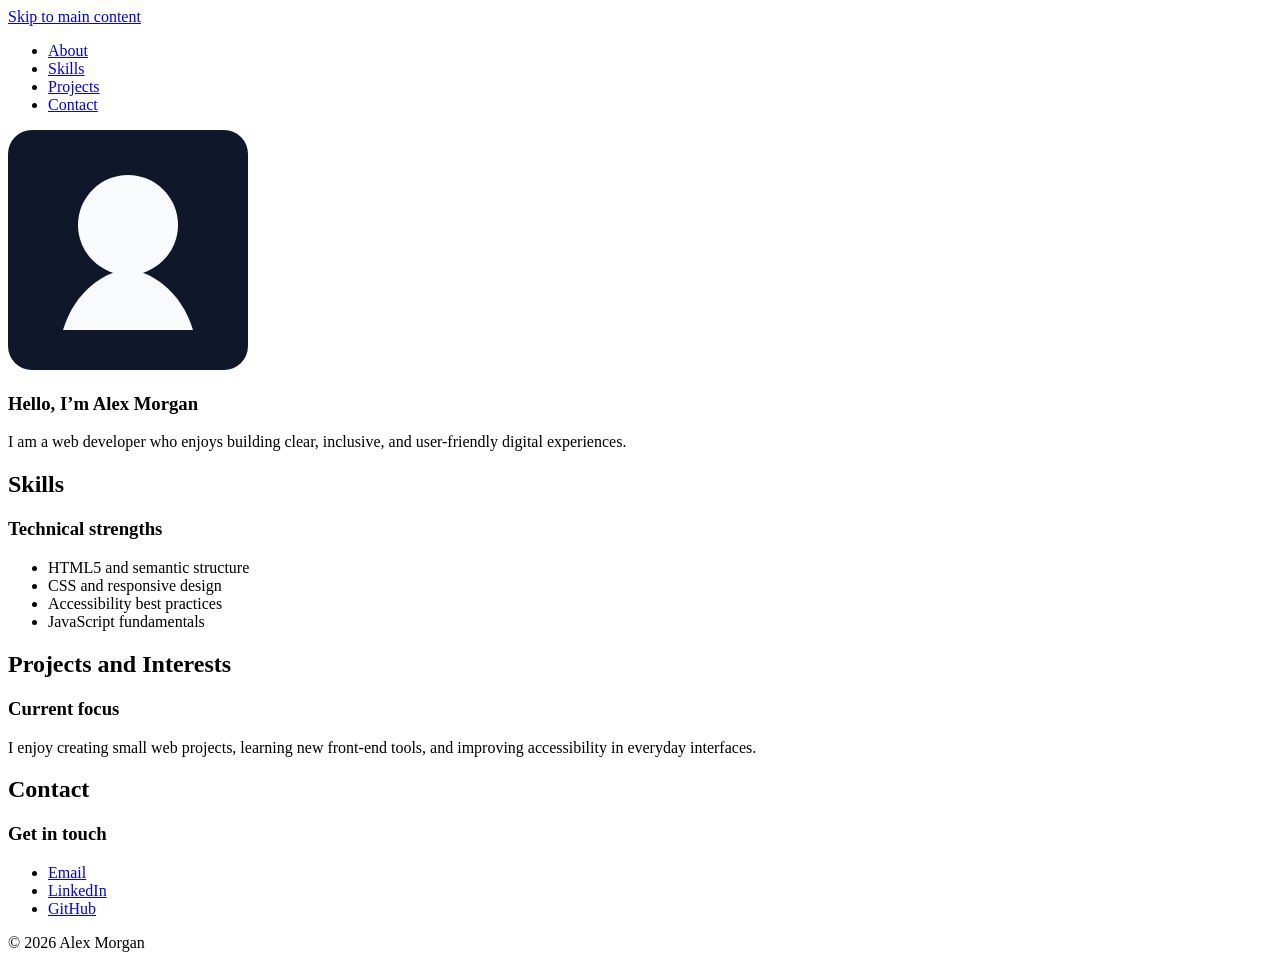
<file: index.html>
<!DOCTYPE html>
<html lang="en">
  <head>
    <meta charset="UTF-8">
    <meta name="viewport" content="width=device-width, initial-scale=1.0">
    <meta name="description" content="Accessible personal bio page featuring background, skills, interests, and contact information.">
    <meta name="author" content="Alex Morgan">
    <meta name="keywords" content="personal bio, web developer, accessibility, HTML5, portfolio">
    <meta property="og:title" content="Alex Morgan | Personal Bio">
    <meta property="og:description" content="Learn more about Alex Morgan, including skills, interests, and contact links.">
    <meta property="og:type" content="website">
    <meta property="og:url" content="https://example.com/alex-morgan">
    <meta property="twitter:card" content="summary">
    <meta property="twitter:title" content="Iyad Huni | Personal Bio">
    <meta property="twitter:description" content="Learn more about Alex Morgan, including skills, interests, and contact links.">
    <title>Alex Morgan | Personal Bio</title>
  </head>
  <body>
    <a href="#main-content" class="skip-link">Skip to main content</a>

    <header>
      <nav aria-label="Primary navigation">
        <ul>
          <li><a href="#about">About</a></li>
          <li><a href="#skills">Skills</a></li>
          <li><a href="#projects">Projects</a></li>
          <li><a href="#contact">Contact</a></li>
        </ul>
      </nav>
    </header>

    <main id="main-content">
      <article>
        <section id="about" aria-labelledby="profile-title">
          <img
            src="data:image/svg+xml,%3Csvg xmlns='http://www.w3.org/2000/svg' width='240' height='240' viewBox='0 0 240 240'%3E%3Crect width='240' height='240' rx='24' fill='%230f172a'/%3E%3Ccircle cx='120' cy='95' r='50' fill='%23f8fafc'/%3E%3Cpath d='M55 200c12-40 44-60 65-60s53 20 65 60' fill='%23f8fafc'/%3E%3C/svg%3E"
            alt="Portrait illustration of Alex Morgan"
            width="240"
            height="240"
          >
          <h1 id="profile-title">Hello, I’m Alex Morgan</h1>
          <p>I am a web developer who enjoys building clear, inclusive, and user-friendly digital experiences.</p>
        </section>

        <section id="skills" aria-labelledby="skills-title">
          <h2 id="skills-title">Skills</h2>
          <h3>Technical strengths</h3>
          <ul>
            <li>HTML5 and semantic structure</li>
            <li>CSS and responsive design</li>
            <li>Accessibility best practices</li>
            <li>JavaScript fundamentals</li>
          </ul>
        </section>

        <section id="projects" aria-labelledby="projects-title">
          <h2 id="projects-title">Projects and Interests</h2>
          <h3>Current focus</h3>
          <p>I enjoy creating small web projects, learning new front-end tools, and improving accessibility in everyday interfaces.</p>
        </section>
      </article>

      <aside>
        <section id="contact" aria-labelledby="contact-title">
          <h2 id="contact-title">Contact</h2>
          <h3>Get in touch</h3>
          <ul>
            <li><a href="mailto:alex@example.com">Email</a></li>
            <li><a href="https://www.linkedin.com" target="_blank" rel="noopener noreferrer">LinkedIn</a></li>
            <li><a href="https://github.com" target="_blank" rel="noopener noreferrer">GitHub</a></li>
          </ul>
        </section>
      </aside>
    </main>

    <footer>
      <p>© 2026 Alex Morgan</p>
    </footer>
  </body>
</html>
</file>
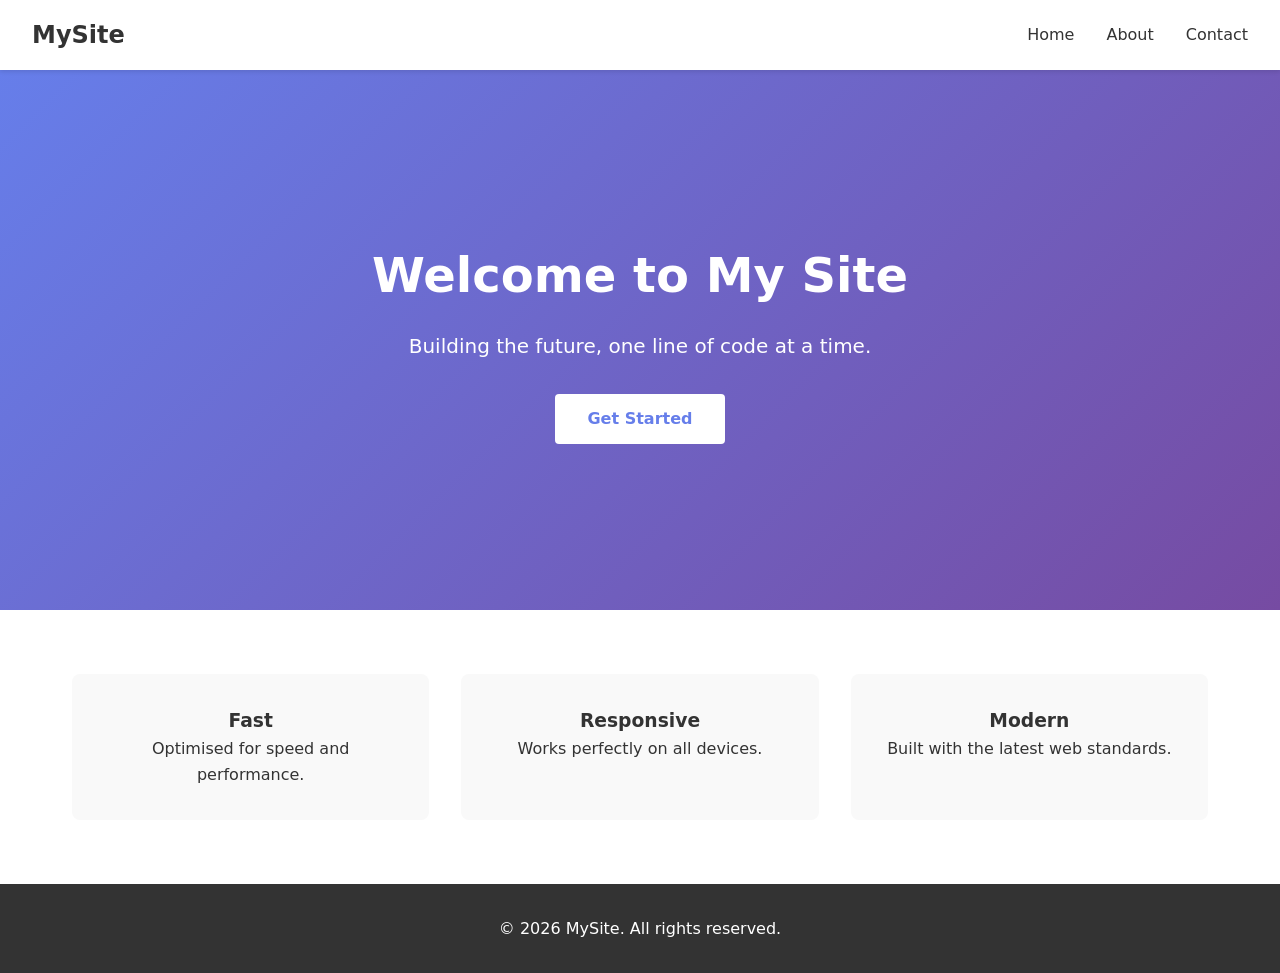
<file: week-01/ai-landing-page/index.html>
<!DOCTYPE html>
<html lang="en">
<head>
  <meta charset="UTF-8">
  <meta name="viewport" content="width=device-width, initial-scale=1.0">
  <title>My Landing Page</title>
  <link rel="stylesheet" href="style.css">
</head>
<body>
  <header>
    <nav>
      <div class="logo">MySite</div>
      <ul class="nav-links">
        <li><a href="#home">Home</a></li>
        <li><a href="#about">About</a></li>
        <li><a href="#contact">Contact</a></li>
      </ul>
    </nav>
  </header>

  <section id="home" class="hero">
    <h1>Welcome to My Site</h1>
    <p>Building the future, one line of code at a time.</p>
    <a href="#contact" class="btn">Get Started</a>
  </section>

  <section id="about" class="features">
    <div class="feature">
      <h3>Fast</h3>
      <p>Optimised for speed and performance.</p>
    </div>
    <div class="feature">
      <h3>Responsive</h3>
      <p>Works perfectly on all devices.</p>
    </div>
    <div class="feature">
      <h3>Modern</h3>
      <p>Built with the latest web standards.</p>
    </div>
  </section>

  <footer>
    <p>&copy; 2026 MySite. All rights reserved.</p>
  </footer>
</body>
</html>
</file>
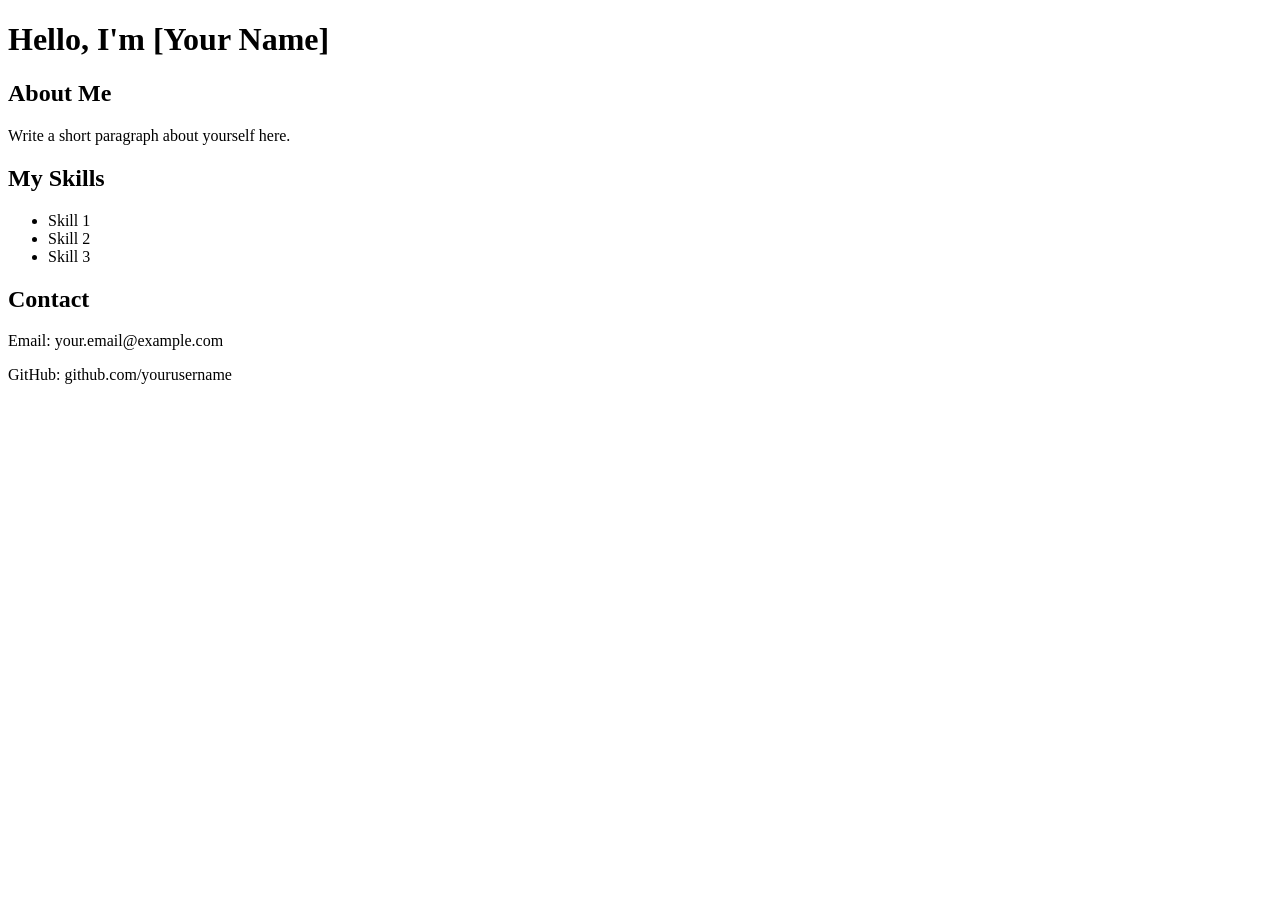
<file: week-01/personal-bio-page/index.html>
<!DOCTYPE html>
<html lang="en">
<head>
  <meta charset="UTF-8">
  <meta name="viewport" content="width=device-width, initial-scale=1.0">
  <title>My Personal Bio</title>
</head>
<body>

  <h1>Hello, I'm [Your Name]</h1>

  <h2>About Me</h2>
  <p>Write a short paragraph about yourself here.</p>

  <h2>My Skills</h2>
  <ul>
    <li>Skill 1</li>
    <li>Skill 2</li>
    <li>Skill 3</li>
  </ul>

  <h2>Contact</h2>
  <p>Email: your.email@example.com</p>
  <p>GitHub: github.com/yourusername</p>

</body>
</html>
</file>
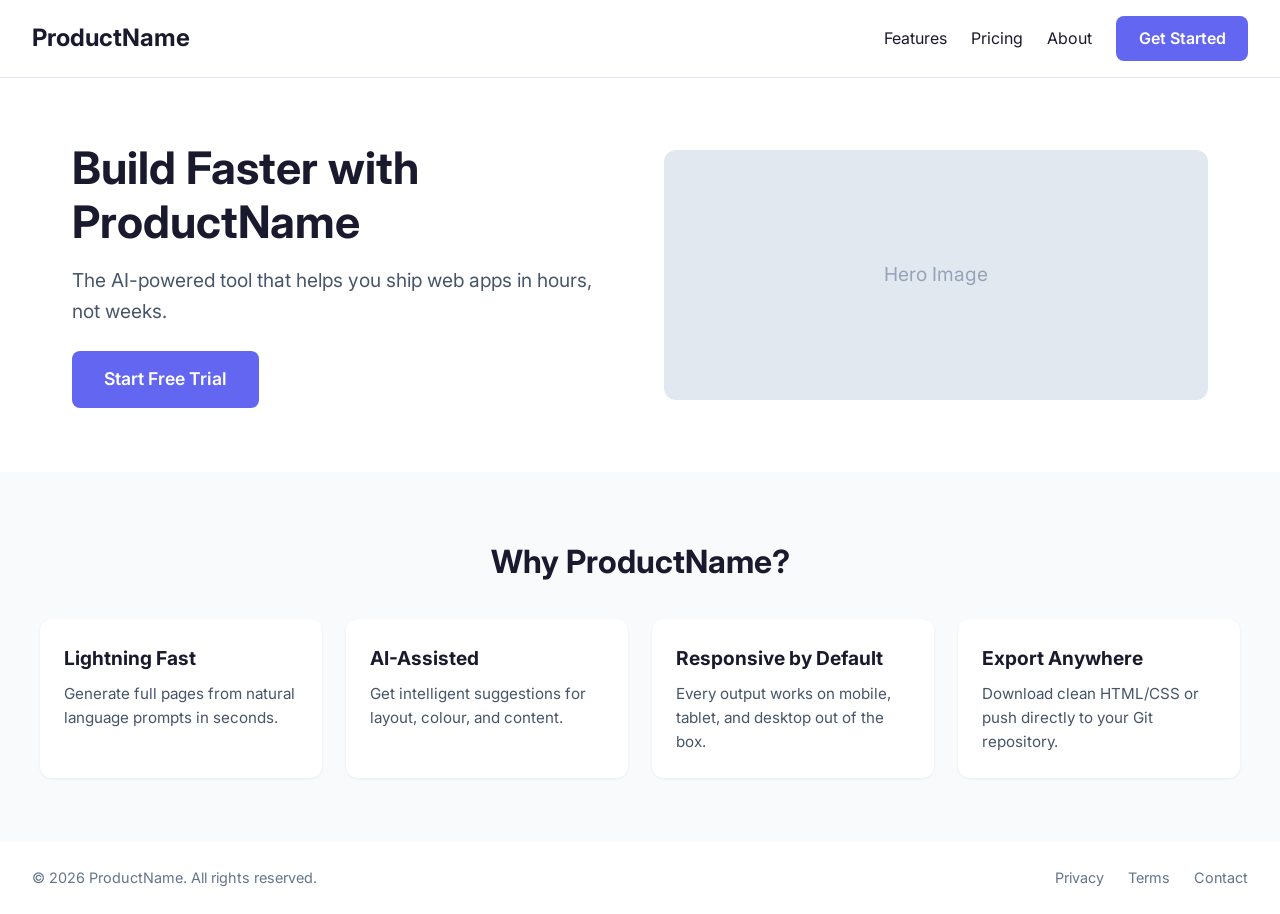
<file: weeks/week-02/product-landing-page/index.html>
<!DOCTYPE html>
<html lang="en">
<head>
  <meta charset="UTF-8">
  <meta name="viewport" content="width=device-width, initial-scale=1.0">
  <title>ProductName — Landing Page</title>
  <link rel="stylesheet" href="style.css">
  <link rel="preconnect" href="https://fonts.googleapis.com">
  <link href="https://fonts.googleapis.com/css2?family=Inter:wght@400;600;700&display=swap" rel="stylesheet">
</head>
<body>

  <!-- Navigation -->
  <nav class="navbar">
    <h2 class="logo">ProductName</h2>
    <ul class="nav-links">
      <li><a href="#">Features</a></li>
      <li><a href="#">Pricing</a></li>
      <li><a href="#">About</a></li>
      <li><a href="#" class="btn-primary">Get Started</a></li>
    </ul>
  </nav>

  <!-- Hero -->
  <header class="hero">
    <div class="hero-content">
      <h1>Build Faster with ProductName</h1>
      <p>The AI-powered tool that helps you ship web apps in hours, not weeks.</p>
      <a href="#" class="btn-primary btn-large">Start Free Trial</a>
    </div>
    <div class="hero-image">
      <div class="placeholder">Hero Image</div>
    </div>
  </header>

  <!-- Features -->
  <section class="features">
    <h2>Why ProductName?</h2>
    <div class="feature-grid">
      <div class="feature-card">
        <h3>Lightning Fast</h3>
        <p>Generate full pages from natural language prompts in seconds.</p>
      </div>
      <div class="feature-card">
        <h3>AI-Assisted</h3>
        <p>Get intelligent suggestions for layout, colour, and content.</p>
      </div>
      <div class="feature-card">
        <h3>Responsive by Default</h3>
        <p>Every output works on mobile, tablet, and desktop out of the box.</p>
      </div>
      <div class="feature-card">
        <h3>Export Anywhere</h3>
        <p>Download clean HTML/CSS or push directly to your Git repository.</p>
      </div>
    </div>
  </section>

  <!-- Footer -->
  <footer class="footer">
    <p>&copy; 2026 ProductName. All rights reserved.</p>
    <nav>
      <a href="#">Privacy</a>
      <a href="#">Terms</a>
      <a href="#">Contact</a>
    </nav>
  </footer>

</body>
</html>
</file>
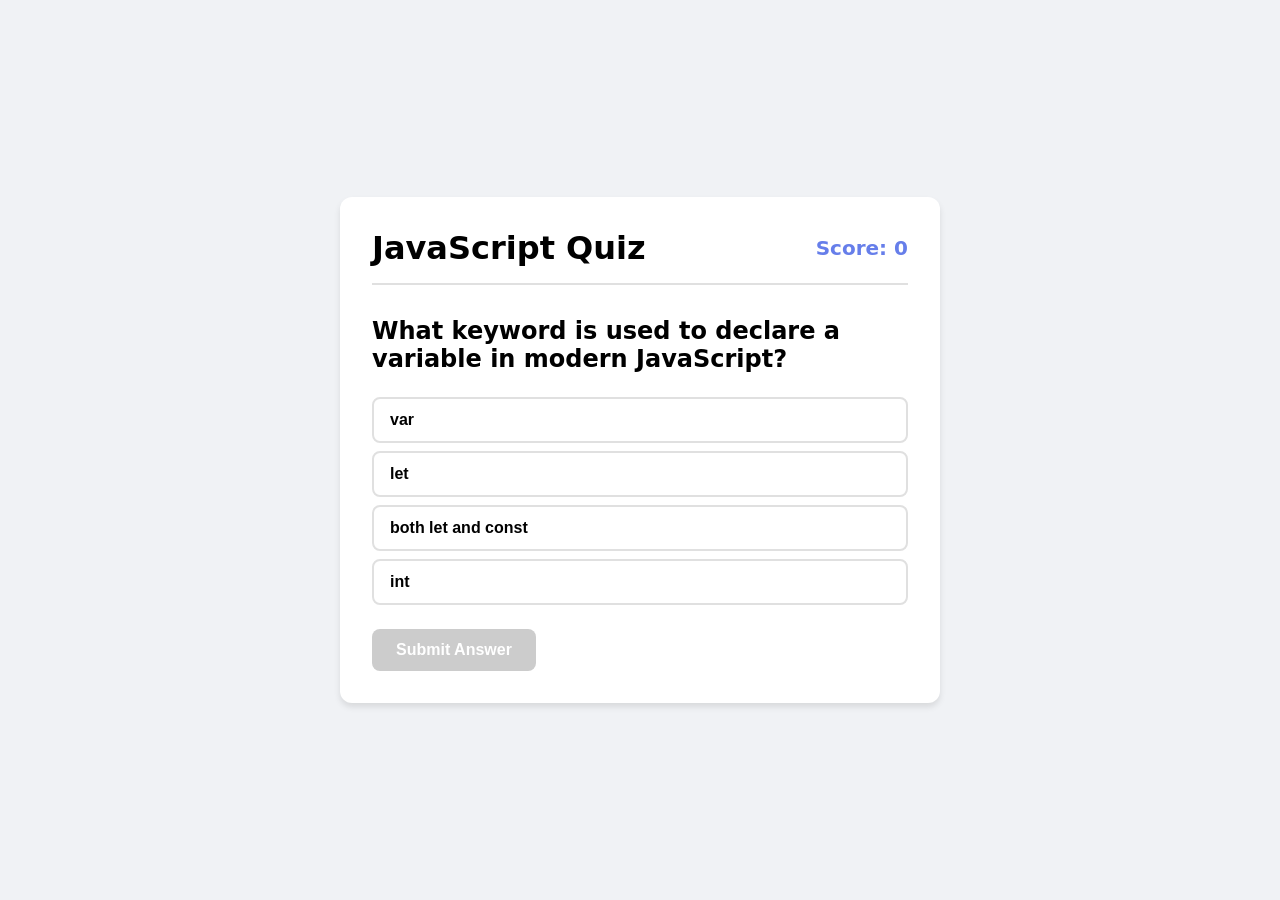
<file: weeks/week-03/interactive-quiz/index.html>
<!DOCTYPE html>
<html lang="en">
<head>
  <meta charset="UTF-8">
  <meta name="viewport" content="width=device-width, initial-scale=1.0">
  <title>Interactive Quiz</title>
  <link rel="stylesheet" href="style.css">
</head>
<body>
  <div class="container">
    <header>
      <h1>JavaScript Quiz</h1>
      <p id="score-display">Score: 0</p>
    </header>

    <main id="quiz-container">
      <div id="question-container">
        <h2 id="question-text">Loading question...</h2>
        <div id="options-container"></div>
      </div>

      <div class="controls">
        <button id="submit-btn" disabled>Submit Answer</button>
        <button id="next-btn" style="display: none;">Next Question</button>
      </div>
    </main>

    <div id="result-container" style="display: none;">
      <h2>Quiz Complete!</h2>
      <p id="final-score">Your score: 0 / 0</p>
      <button id="restart-btn">Restart Quiz</button>
    </div>
  </div>

  <script src="script.js"></script>
</body>
</html>
</file>
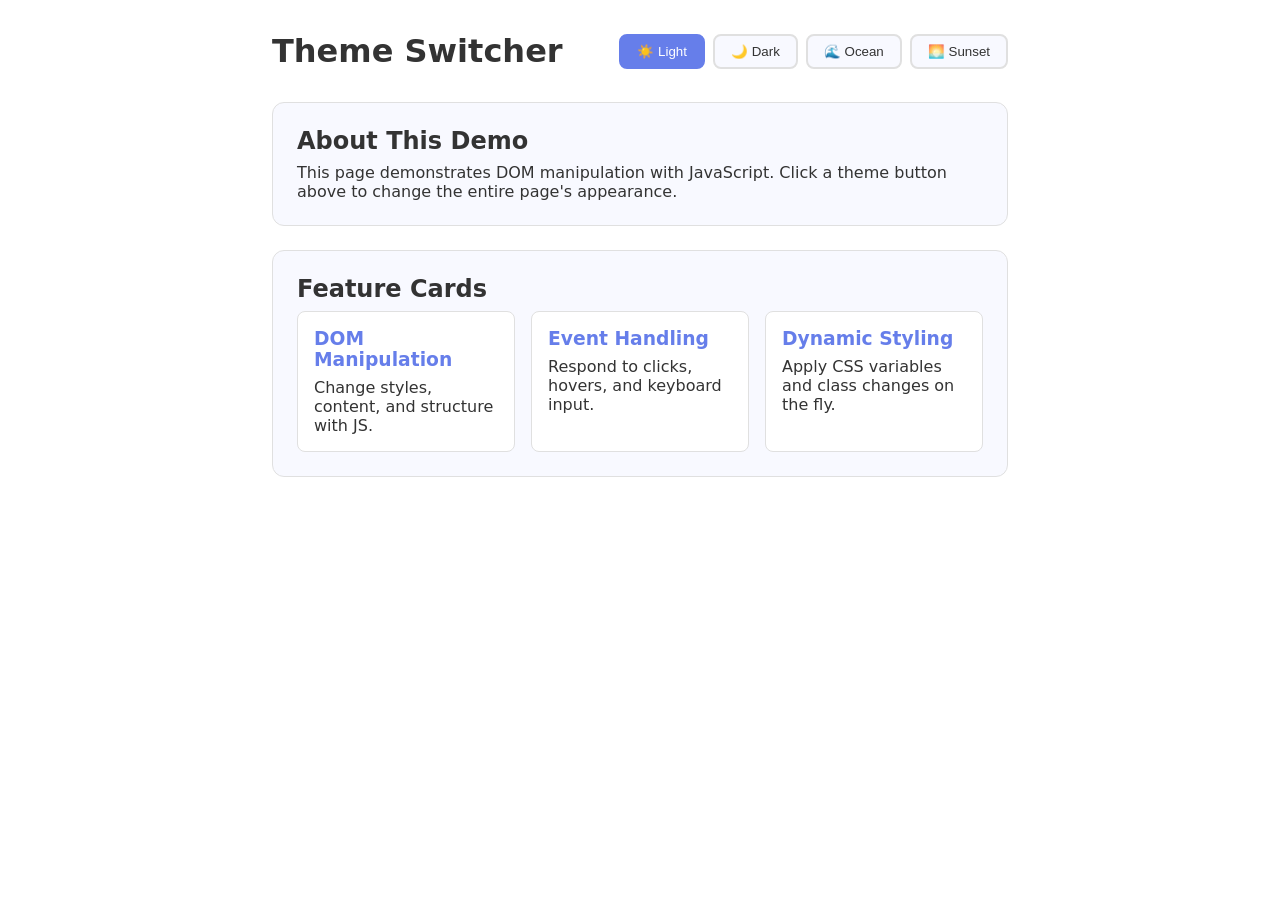
<file: weeks/week-03/theme-switcher/index.html>
<!DOCTYPE html>
<html lang="en">
<head>
  <meta charset="UTF-8">
  <meta name="viewport" content="width=device-width, initial-scale=1.0">
  <title>Theme Switcher</title>
  <link rel="stylesheet" href="style.css">
</head>
<body>
  <div class="app">
    <header>
      <h1>Theme Switcher</h1>
      <div class="theme-controls">
        <button class="theme-btn" data-theme="light">☀️ Light</button>
        <button class="theme-btn" data-theme="dark">🌙 Dark</button>
        <button class="theme-btn" data-theme="ocean">🌊 Ocean</button>
        <button class="theme-btn" data-theme="sunset">🌅 Sunset</button>
      </div>
    </header>

    <main>
      <section class="card">
        <h2>About This Demo</h2>
        <p>This page demonstrates DOM manipulation with JavaScript. Click a theme button above to change the entire page's appearance.</p>
      </section>

      <section class="card">
        <h2>Feature Cards</h2>
        <div class="card-grid" id="card-grid">
          <!-- Cards will be generated by JavaScript -->
        </div>
      </section>
    </main>
  </div>

  <script src="theme-switcher.js"></script>
</body>
</html>
</file>
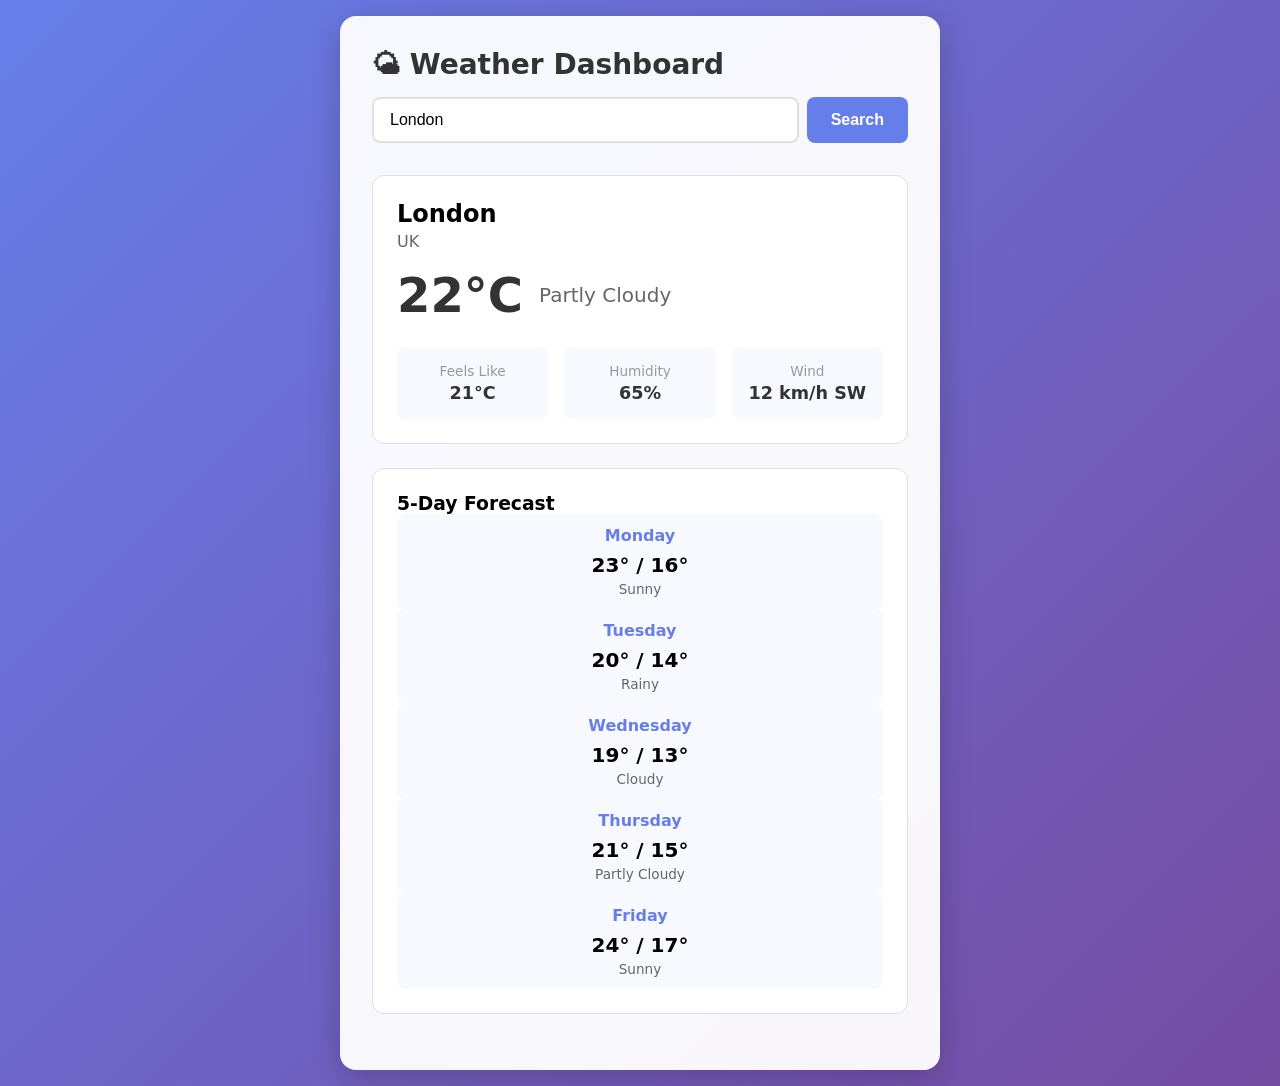
<file: weeks/week-04/weather-app/index.html>
<!DOCTYPE html>
<html lang="en">
<head>
  <meta charset="UTF-8">
  <meta name="viewport" content="width=device-width, initial-scale=1.0">
  <title>Weather App</title>
  <link rel="stylesheet" href="style.css">
</head>
<body>
  <div class="app">
    <header>
      <h1>🌤 Weather Dashboard</h1>
      <div class="search">
        <input type="text" id="city-input" placeholder="Enter city name..." value="London">
        <button id="search-btn">Search</button>
      </div>
    </header>

    <main>
      <!-- Current Weather -->
      <section id="current-weather" class="card">
        <div class="loading" id="loading-current">Loading weather data...</div>
        <div id="current-content" style="display: none;">
          <div class="location">
            <h2 id="city-name">--</h2>
            <p id="country">--</p>
          </div>
          <div class="weather-main">
            <span id="temperature" class="temp">--°C</span>
            <span id="condition">--</span>
          </div>
          <div class="weather-details">
            <div class="detail">
              <span class="label">Feels Like</span>
              <span id="feels-like">--°C</span>
            </div>
            <div class="detail">
              <span class="label">Humidity</span>
              <span id="humidity">--%</span>
            </div>
            <div class="detail">
              <span class="label">Wind</span>
              <span id="wind">--</span>
            </div>
          </div>
        </div>
      </section>

      <!-- 5-Day Forecast -->
      <section id="forecast" class="card">
        <h3>5-Day Forecast</h3>
        <div class="loading" id="loading-forecast">Loading forecast...</div>
        <div id="forecast-content" style="display: none;" class="forecast-grid"></div>
      </section>
    </main>

    <div id="error-display" class="error" style="display: none;"></div>
  </div>

  <script src="weather-app.js"></script>
</body>
</html>
</file>
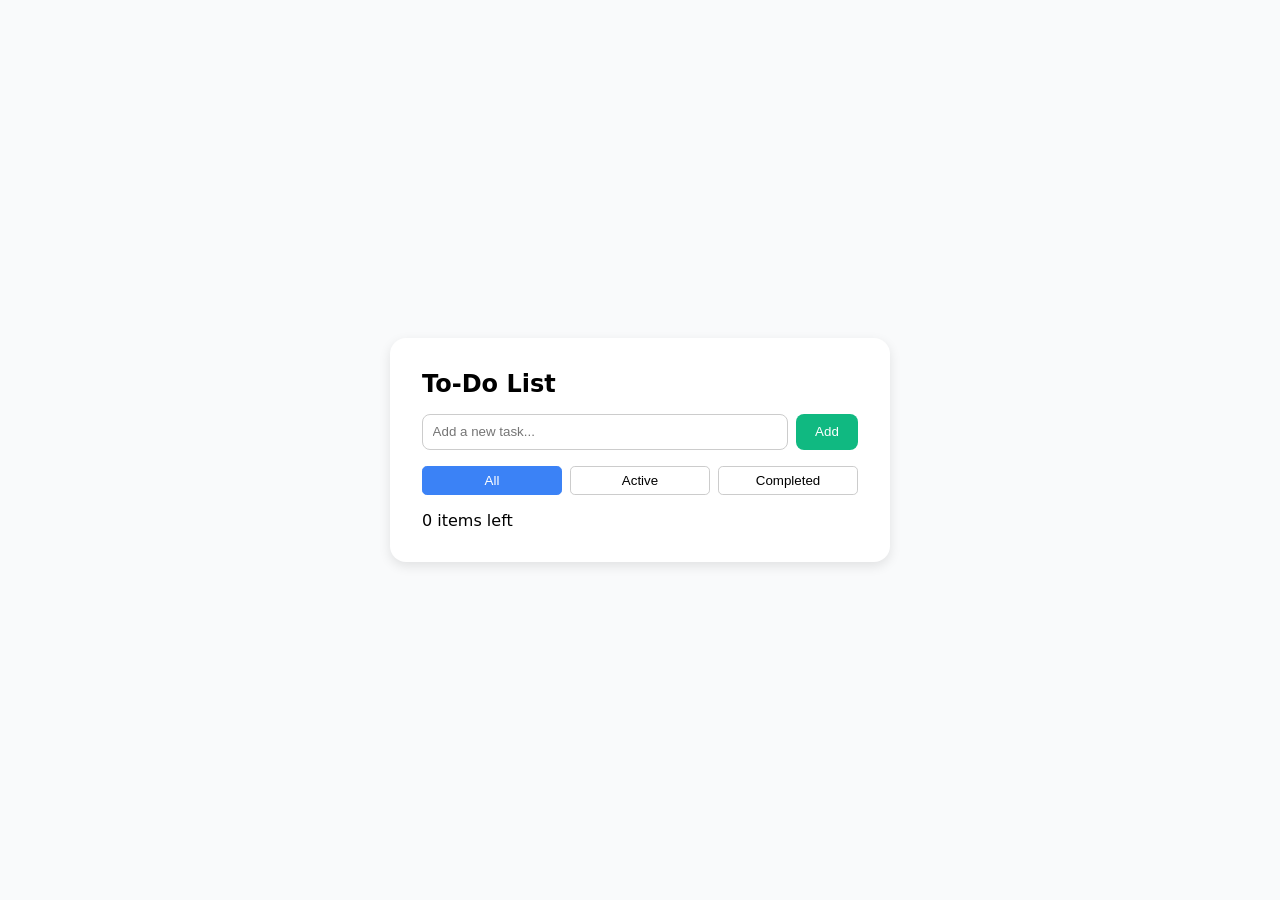
<file: weeks/week-05/todo-crud/index.html>
<!DOCTYPE html>
<html lang="en">
<head>
  <meta charset="UTF-8" />
  <meta name="viewport" content="width=device-width, initial-scale=1.0" />
  <title>To-Do App</title>
  <style>
    * { box-sizing: border-box; margin: 0; padding: 0; }
    body { font-family: system-ui, sans-serif; display: grid; place-items: center; min-height: 100vh; background: #f9fafb; }
    .container { background: white; padding: 2rem; border-radius: 1rem; box-shadow: 0 4px 12px rgba(0,0,0,0.1); width: 90%; max-width: 500px; }
    h1 { font-size: 1.5rem; margin-bottom: 0.5rem; }
    .todo-form { display: flex; gap: 0.5rem; margin: 1rem 0; }
    .todo-form input { flex: 1; padding: 0.6rem; border: 1px solid #ccc; border-radius: 0.5rem; }
    .todo-form button { padding: 0.6rem 1.2rem; background: #10b981; color: white; border: none; border-radius: 0.5rem; cursor: pointer; }
    .todo-form button:hover { background: #059669; }
    .todo-item { display: flex; align-items: center; justify-content: space-between; padding: 0.6rem 0; border-bottom: 1px solid #eee; }
    .todo-item.completed span { text-decoration: line-through; color: #9ca3af; }
    .todo-item input[type="checkbox"] { margin-right: 0.5rem; }
    .todo-item .delete-btn { background: #ef4444; color: white; border: none; border-radius: 0.3rem; padding: 0.3rem 0.6rem; cursor: pointer; }
    .filters { display: flex; gap: 0.5rem; margin: 1rem 0; }
    .filters button { flex: 1; padding: 0.4rem; border: 1px solid #ccc; border-radius: 0.3rem; cursor: pointer; background: white; }
    .filters button.active { background: #3b82f6; color: white; border-color: #3b82f6; }
  </style>
</head>
<body>
  <div class="container">
    <h1>To-Do List</h1>
    <div class="todo-form">
      <input type="text" id="todoInput" placeholder="Add a new task..." />
      <button id="addBtn">Add</button>
    </div>
    <div class="filters">
      <button class="active" data-filter="all">All</button>
      <button data-filter="active">Active</button>
      <button data-filter="completed">Completed</button>
    </div>
    <div id="todoList"></div>
    <p id="todoCount">0 items left</p>
  </div>
  <script src="script.js"></script>
</body>
</html>
</file>
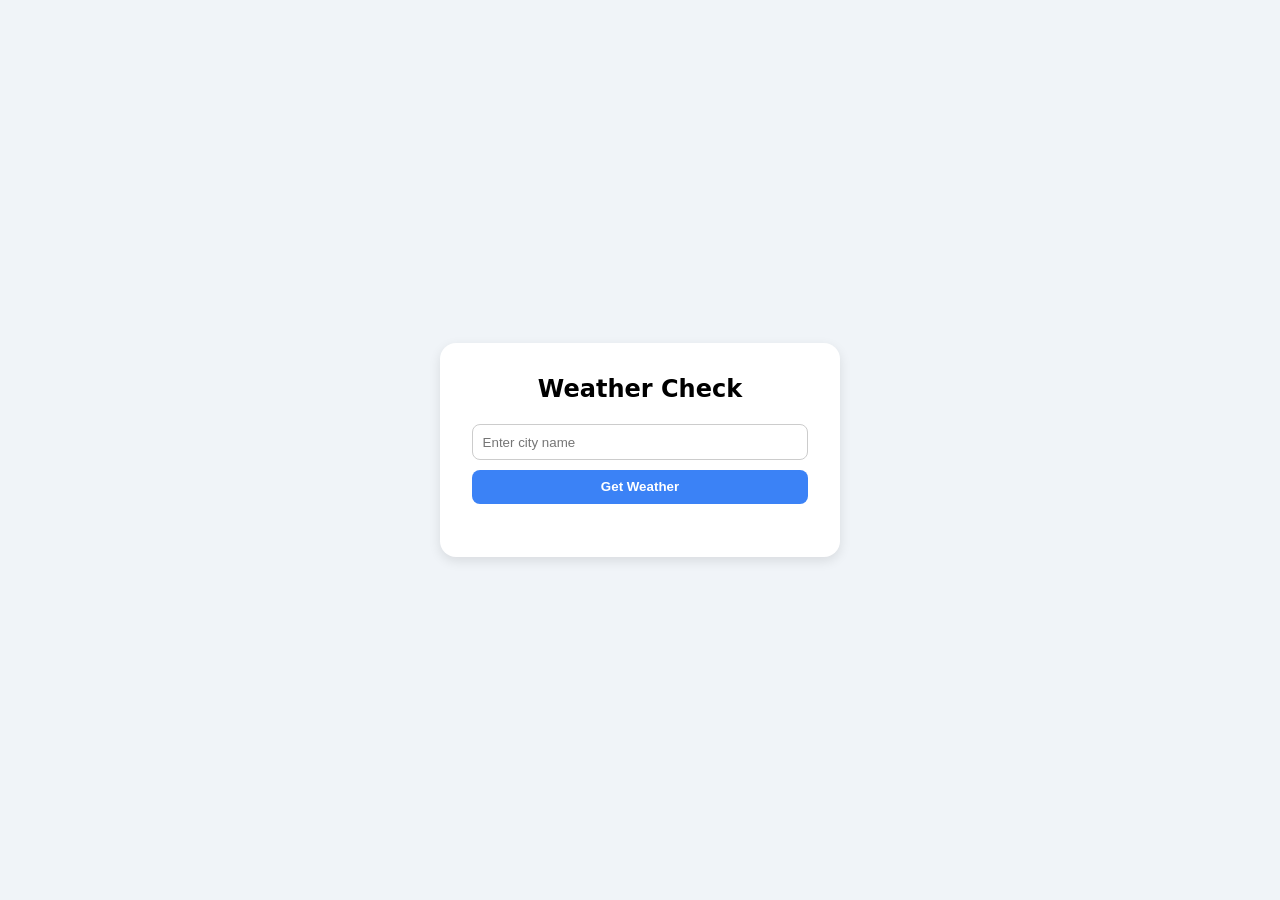
<file: weeks/week-05/weather-api/index.html>
<!DOCTYPE html>
<html lang="en">
<head>
  <meta charset="UTF-8" />
  <meta name="viewport" content="width=device-width, initial-scale=1.0" />
  <title>Weather App</title>
  <style>
    * { box-sizing: border-box; margin: 0; padding: 0; }
    body { font-family: system-ui, sans-serif; display: grid; place-items: center; min-height: 100vh; background: #f0f4f8; }
    .card { background: white; padding: 2rem; border-radius: 1rem; box-shadow: 0 4px 12px rgba(0,0,0,0.1); width: 90%; max-width: 400px; }
    h1 { font-size: 1.5rem; margin-bottom: 1rem; text-align: center; }
    input, button { width: 100%; padding: 0.6rem; margin: 0.3rem 0; border-radius: 0.5rem; border: 1px solid #ccc; }
    button { background: #3b82f6; color: white; font-weight: 600; cursor: pointer; border: none; }
    button:hover { background: #2563eb; }
    .weather-result { margin-top: 1rem; text-align: center; }
    .weather-result img { width: 80px; }
  </style>
</head>
<body>
  <div class="card">
    <h1>Weather Check</h1>
    <input type="text" id="cityInput" placeholder="Enter city name" />
    <button id="searchBtn">Get Weather</button>
    <div class="weather-result" id="weatherResult"></div>
  </div>
  <script src="script.js"></script>
</body>
</html>
</file>
<file: week-01/ai-landing-page/style.css>
* {
  margin: 0;
  padding: 0;
  box-sizing: border-box;
}

body {
  font-family: system-ui, -apple-system, sans-serif;
  line-height: 1.6;
  color: #333;
}

nav {
  display: flex;
  justify-content: space-between;
  align-items: center;
  padding: 1rem 2rem;
  background: #fff;
  box-shadow: 0 2px 4px rgba(0,0,0,0.1);
  position: sticky;
  top: 0;
}

.logo {
  font-size: 1.5rem;
  font-weight: bold;
}

.nav-links {
  display: flex;
  gap: 2rem;
  list-style: none;
}

.nav-links a {
  text-decoration: none;
  color: #333;
}

.hero {
  display: flex;
  flex-direction: column;
  align-items: center;
  justify-content: center;
  min-height: 60vh;
  text-align: center;
  background: linear-gradient(135deg, #667eea 0%, #764ba2 100%);
  color: white;
  padding: 2rem;
}

.hero h1 {
  font-size: 3rem;
  margin-bottom: 1rem;
}

.hero p {
  font-size: 1.25rem;
  margin-bottom: 2rem;
  max-width: 600px;
}

.btn {
  display: inline-block;
  padding: 0.75rem 2rem;
  background: white;
  color: #667eea;
  text-decoration: none;
  border-radius: 4px;
  font-weight: bold;
  transition: transform 0.2s;
}

.btn:hover {
  transform: scale(1.05);
}

.features {
  display: grid;
  grid-template-columns: repeat(3, 1fr);
  gap: 2rem;
  padding: 4rem 2rem;
  max-width: 1200px;
  margin: 0 auto;
}

.feature {
  text-align: center;
  padding: 2rem;
  border-radius: 8px;
  background: #f9f9f9;
}

footer {
  text-align: center;
  padding: 2rem;
  background: #333;
  color: white;
}

@media (max-width: 768px) {
  .features {
    grid-template-columns: 1fr;
  }

  .nav-links {
    gap: 1rem;
  }

  .hero h1 {
    font-size: 2rem;
  }
}
</file>
<file: weeks/week-02/product-landing-page/style.css>
/* ===== Reset ===== */
*, *::before, *::after {
  box-sizing: border-box;
  margin: 0;
  padding: 0;
}

/* ===== Base ===== */
body {
  font-family: 'Inter', system-ui, sans-serif;
  color: #1a1a2e;
  line-height: 1.6;
}

img {
  max-width: 100%;
  display: block;
}

a {
  text-decoration: none;
  color: inherit;
}

/* ===== Utility ===== */
.container {
  max-width: 1200px;
  margin: 0 auto;
  padding: 0 1.5rem;
}

.btn-primary {
  display: inline-block;
  background: #6366f1;
  color: #fff;
  padding: 0.6rem 1.4rem;
  border-radius: 8px;
  font-weight: 600;
  transition: background 0.2s;
}

.btn-primary:hover {
  background: #4f46e5;
}

.btn-large {
  padding: 0.9rem 2rem;
  font-size: 1.1rem;
}

.placeholder {
  background: #e2e8f0;
  border-radius: 12px;
  display: flex;
  align-items: center;
  justify-content: center;
  color: #94a3b8;
  font-size: 1.2rem;
  min-height: 250px;
}

/* ===== Navbar — Flexbox ===== */
.navbar {
  display: flex;
  justify-content: space-between;
  align-items: center;
  padding: 1rem 2rem;
  background: #fff;
  border-bottom: 1px solid #e2e8f0;
}

.logo {
  font-size: 1.5rem;
  font-weight: 700;
}

.nav-links {
  display: flex;
  list-style: none;
  gap: 1.5rem;
  align-items: center;
}

/* ===== Hero — Flexbox ===== */
.hero {
  display: flex;
  align-items: center;
  gap: 3rem;
  padding: 4rem 2rem;
  max-width: 1200px;
  margin: 0 auto;
}

.hero-content {
  flex: 1;
}

.hero-content h1 {
  font-size: 2.8rem;
  line-height: 1.2;
  margin-bottom: 1rem;
}

.hero-content p {
  font-size: 1.2rem;
  color: #475569;
  margin-bottom: 1.5rem;
}

.hero-image {
  flex: 1;
}

/* ===== Features — Grid ===== */
.features {
  padding: 4rem 2rem;
  background: #f8fafc;
  text-align: center;
}

.features h2 {
  font-size: 2rem;
  margin-bottom: 2rem;
}

.feature-grid {
  display: grid;
  grid-template-columns: repeat(auto-fill, minmax(260px, 1fr));
  gap: 1.5rem;
  max-width: 1200px;
  margin: 0 auto;
}

.feature-card {
  background: #fff;
  padding: 1.5rem;
  border-radius: 12px;
  box-shadow: 0 1px 3px rgba(0, 0, 0, 0.06);
  text-align: left;
}

.feature-card h3 {
  font-size: 1.2rem;
  margin-bottom: 0.5rem;
}

.feature-card p {
  color: #475569;
  font-size: 0.95rem;
}

/* ===== Footer ===== */
.footer {
  display: flex;
  justify-content: space-between;
  align-items: center;
  padding: 1.5rem 2rem;
  color: #64748b;
  font-size: 0.9rem;
}

.footer nav {
  display: flex;
  gap: 1.5rem;
}

.footer nav a:hover {
  color: #6366f1;
}

/* ===== Responsive — Media Queries ===== */
@media (max-width: 768px) {
  .hero {
    flex-direction: column;
    text-align: center;
    padding: 2rem 1.5rem;
  }

  .hero-content h1 {
    font-size: 2rem;
  }

  .navbar {
    flex-direction: column;
    gap: 0.75rem;
  }

  .footer {
    flex-direction: column;
    gap: 0.75rem;
    text-align: center;
  }
}

@media (max-width: 480px) {
  .nav-links {
    flex-wrap: wrap;
    justify-content: center;
  }

  .feature-grid {
    grid-template-columns: 1fr;
  }
}
</file>
<file: weeks/week-03/interactive-quiz/style.css>
* {
  margin: 0;
  padding: 0;
  box-sizing: border-box;
}

body {
  font-family: system-ui, -apple-system, sans-serif;
  background: #f0f2f5;
  min-height: 100vh;
  display: flex;
  justify-content: center;
  align-items: center;
}

.container {
  background: white;
  border-radius: 12px;
  padding: 2rem;
  max-width: 600px;
  width: 90%;
  box-shadow: 0 4px 6px rgba(0, 0, 0, 0.1);
}

header {
  display: flex;
  justify-content: space-between;
  align-items: center;
  margin-bottom: 2rem;
  padding-bottom: 1rem;
  border-bottom: 2px solid #e0e0e0;
}

#score-display {
  font-size: 1.25rem;
  font-weight: bold;
  color: #667eea;
}

#question-text {
  margin-bottom: 1.5rem;
  font-size: 1.5rem;
}

.option {
  display: block;
  width: 100%;
  padding: 0.75rem 1rem;
  margin-bottom: 0.5rem;
  border: 2px solid #e0e0e0;
  border-radius: 8px;
  background: white;
  font-size: 1rem;
  cursor: pointer;
  transition: all 0.2s;
  text-align: left;
}

.option:hover {
  border-color: #667eea;
  background: #f8f9ff;
}

.option.selected {
  border-color: #667eea;
  background: #eef0ff;
}

.controls {
  margin-top: 1.5rem;
  display: flex;
  gap: 1rem;
}

button {
  padding: 0.75rem 1.5rem;
  border: none;
  border-radius: 8px;
  font-size: 1rem;
  font-weight: 600;
  cursor: pointer;
  transition: transform 0.2s;
}

button:hover {
  transform: translateY(-1px);
}

#submit-btn {
  background: #667eea;
  color: white;
}

#submit-btn:disabled {
  background: #ccc;
  cursor: not-allowed;
  transform: none;
}

#next-btn {
  background: #764ba2;
  color: white;
}

#restart-btn {
  background: #667eea;
  color: white;
}
</file>
<file: weeks/week-03/theme-switcher/style.css>
:root {
  --bg-color: #ffffff;
  --text-color: #333333;
  --primary-color: #667eea;
  --card-bg: #f8f9ff;
  --border-color: #e0e0e0;
  --transition: 0.3s ease;
}

* {
  margin: 0;
  padding: 0;
  box-sizing: border-box;
}

body {
  font-family: system-ui, -apple-system, sans-serif;
  background: var(--bg-color);
  color: var(--text-color);
  transition: background var(--transition), color var(--transition);
  min-height: 100vh;
}

.app {
  max-width: 800px;
  margin: 0 auto;
  padding: 2rem;
}

header {
  display: flex;
  justify-content: space-between;
  align-items: center;
  margin-bottom: 2rem;
  flex-wrap: wrap;
  gap: 1rem;
}

.theme-controls {
  display: flex;
  gap: 0.5rem;
}

.theme-btn {
  padding: 0.5rem 1rem;
  border: 2px solid var(--border-color);
  border-radius: 8px;
  background: var(--card-bg);
  color: var(--text-color);
  cursor: pointer;
  transition: all var(--transition);
}

.theme-btn:hover {
  border-color: var(--primary-color);
}

.theme-btn.active {
  border-color: var(--primary-color);
  background: var(--primary-color);
  color: white;
}

.card {
  background: var(--card-bg);
  border: 1px solid var(--border-color);
  border-radius: 12px;
  padding: 1.5rem;
  margin-bottom: 1.5rem;
  transition: background var(--transition), border-color var(--transition);
}

.card h2 {
  margin-bottom: 0.5rem;
}

.card-grid {
  display: grid;
  grid-template-columns: repeat(auto-fit, minmax(200px, 1fr));
  gap: 1rem;
}

.feature-card {
  background: var(--bg-color);
  border: 1px solid var(--border-color);
  border-radius: 8px;
  padding: 1rem;
  transition: background var(--transition), border-color var(--transition);
}

.feature-card h3 {
  color: var(--primary-color);
  margin-bottom: 0.5rem;
}
</file>
<file: weeks/week-04/weather-app/style.css>
* {
  margin: 0;
  padding: 0;
  box-sizing: border-box;
}

body {
  font-family: system-ui, -apple-system, sans-serif;
  background: linear-gradient(135deg, #667eea 0%, #764ba2 100%);
  min-height: 100vh;
  display: flex;
  justify-content: center;
  align-items: center;
  padding: 1rem;
}

.app {
  background: rgba(255, 255, 255, 0.95);
  border-radius: 16px;
  padding: 2rem;
  max-width: 600px;
  width: 100%;
  box-shadow: 0 8px 32px rgba(0, 0, 0, 0.2);
}

header {
  margin-bottom: 2rem;
}

header h1 {
  margin-bottom: 1rem;
  font-size: 1.75rem;
  color: #333;
}

.search {
  display: flex;
  gap: 0.5rem;
}

#city-input {
  flex: 1;
  padding: 0.75rem 1rem;
  border: 2px solid #e0e0e0;
  border-radius: 8px;
  font-size: 1rem;
  outline: none;
  transition: border-color 0.2s;
}

#city-input:focus {
  border-color: #667eea;
}

#search-btn {
  padding: 0.75rem 1.5rem;
  background: #667eea;
  color: white;
  border: none;
  border-radius: 8px;
  font-size: 1rem;
  font-weight: 600;
  cursor: pointer;
  transition: transform 0.2s;
}

#search-btn:hover {
  transform: translateY(-1px);
}

.card {
  background: white;
  border: 1px solid #e0e0e0;
  border-radius: 12px;
  padding: 1.5rem;
  margin-bottom: 1.5rem;
}

.loading {
  text-align: center;
  color: #999;
  padding: 2rem;
}

.location h2 {
  font-size: 1.5rem;
  margin-bottom: 0.25rem;
}

.location p {
  color: #666;
  margin-bottom: 1rem;
}

.weather-main {
  display: flex;
  align-items: center;
  gap: 1rem;
  margin-bottom: 1.5rem;
}

.temp {
  font-size: 3rem;
  font-weight: bold;
  color: #333;
}

#condition {
  font-size: 1.25rem;
  color: #666;
}

.weather-details {
  display: grid;
  grid-template-columns: repeat(3, 1fr);
  gap: 1rem;
}

.detail {
  text-align: center;
  padding: 1rem;
  background: #f8f9ff;
  border-radius: 8px;
}

.detail .label {
  display: block;
  font-size: 0.85rem;
  color: #999;
  margin-bottom: 0.25rem;
}

.detail span:last-child {
  font-size: 1.1rem;
  font-weight: 600;
  color: #333;
}

.forecast-grid {
  display: grid;
  grid-template-columns: repeat(5, 1fr);
  gap: 0.75rem;
}

.forecast-day {
  text-align: center;
  padding: 0.75rem;
  background: #f8f9ff;
  border-radius: 8px;
}

.forecast-day .day-name {
  font-weight: 600;
  margin-bottom: 0.5rem;
  color: #667eea;
}

.forecast-day .day-temp {
  font-size: 1.25rem;
  font-weight: bold;
}

.forecast-day .day-condition {
  font-size: 0.85rem;
  color: #666;
  margin-top: 0.25rem;
}

.error {
  background: #ffebee;
  color: #c62828;
  padding: 1rem;
  border-radius: 8px;
  text-align: center;
}

@media (max-width: 480px) {
  .weather-details {
    grid-template-columns: 1fr;
  }

  .forecast-grid {
    grid-template-columns: 1fr;
  }
}
</file>
